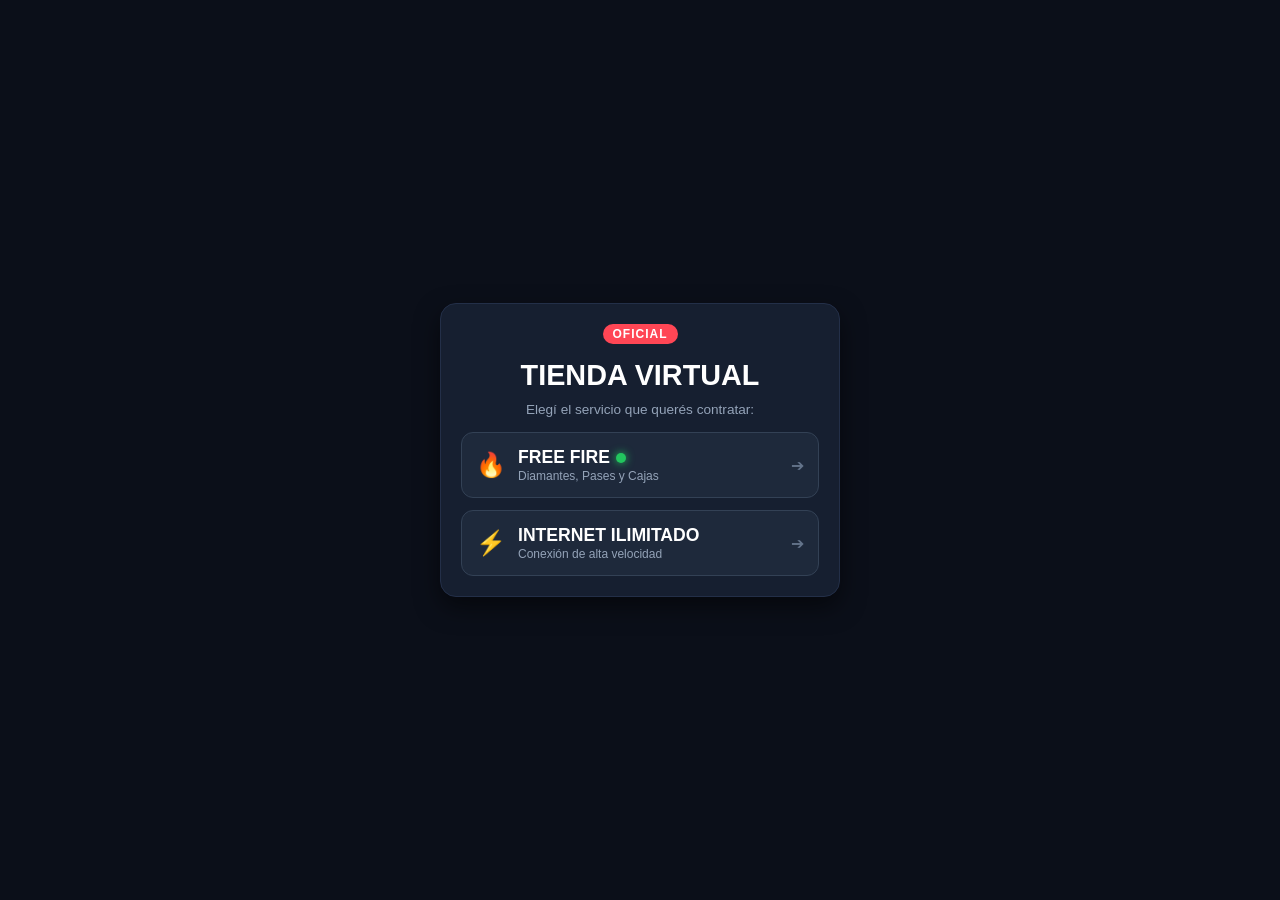
<file: index.html>
<!DOCTYPE html>
<html lang="es">
<head>
  <meta charset="UTF-8">
  <meta name="viewport" content="width=device-width, initial-scale=1.0">
  <title>Tienda Virtual - Free Fire & Internet</title>
  <link rel="stylesheet" href="style.css?v=4">
</head>
<body>

  <div class="container">
    
    <!-- MENÚ PRINCIPAL -->
    <div class="card" id="homeScreen">
      <div class="badge">OFICIAL</div>
      <h1 class="glitch-title">TIENDA VIRTUAL</h1>
      <p class="subtitle">Elegí el servicio que querés contratar:</p>
      
      <div class="menu-grid">
        <button class="menu-card" id="btnGoDiamonds">
          <div class="icon">🔥</div>
          <div class="menu-info">
            <h2>FREE FIRE <span id="statusDot" class="status-dot dot-green"></span></h2>
            <span id="statusText">Diamantes, Pases y Cajas</span>
          </div>
          <div class="arrow">➔</div>
        </button>

        <button class="menu-card" id="btnGoInternet">
          <div class="icon">⚡</div>
          <div class="menu-info">
            <h2>INTERNET ILIMITADO</h2>
            <span>Conexión de alta velocidad</span>
          </div>
          <div class="arrow">➔</div>
        </button>
      </div>
    </div>

    <!-- SECCIÓN 1: FREE FIRE -->
    <div class="card hidden" id="diamondsScreen">
      <button class="back-btn" id="btnBackFromDiamonds">⬅️ Volver al menú</button>
      
      <div class="header-section">
        <span class="icon-title">🔥</span>
        <h1>RECARGAS FREE FIRE</h1>
      </div>

      <!-- Banner si está deshabilitado -->
      <div id="disabledBanner" class="alert-banner hidden">
        🔴 Las recargas están temporalmente deshabilitadas.
      </div>
      
      <div class="form-group">
        <label for="playerId">ID DE JUGADOR</label>
        <input type="number" id="playerId" placeholder="Ej: 123456789">
      </div>

      <div class="form-group">
        <label for="productCategory">CATEGORÍA</label>
        <select id="productCategory">
          <option value="diamantes">💎 Diamantes</option>
          <option value="pases">🎟️ Pases y Suscripciones</option>
          <option value="fragmentos">🧩 Fragmentos</option>
          <option value="cajas">📦 Cajas Evolutivas</option>
        </select>
      </div>

      <div class="form-group">
        <label for="product">PRODUCTO</label>
        <select id="product">
          <!-- Se carga dinámicamente -->
        </select>
      </div>

      <div class="form-group">
        <label for="sellerSelect">ELEGIR VENDEDOR (WHATSAPP)</label>
        <select id="sellerSelect">
          <option value="5492644762825">Vendedor 1 (+54 9 264 476-2825)</option>
          <option value="5492646255995">Vendedor 2 (+54 9 264 625-5995)</option>
        </select>
      </div>

      <button class="action-btn btn-ws-ff" id="buyDiamondsBtn">
        💬 Pedir por WhatsApp
      </button>
    </div>

    <!-- SECCIÓN 2: INTERNET ILIMITADO -->
    <div class="card hidden" id="internetScreen">
      <button class="back-btn" id="btnBackFromInternet">⬅️ Volver al menú</button>
      
      <div class="header-section">
        <span class="icon-title">⚡</span>
        <h1>INTERNET ILIMITADO</h1>
      </div>

      <div class="form-group">
        <label for="clientName">NOMBRE O USUARIO</label>
        <input type="text" id="clientName" placeholder="Ingresá tu nombre completo">
      </div>

      <div class="form-group">
        <label for="internetProduct">PLAN DISPONIBLE</label>
        <select id="internetProduct">
          <option value="Internet Ilimitado - $7.000 ARS">🌐 Internet Ilimitado - $7.000 ARS</option>
        </select>
      </div>

      <div class="form-group">
        <label for="sellerSelectNet">ELEGIR VENDEDOR (WHATSAPP)</label>
        <select id="sellerSelectNet">
          <option value="5492644762825">Vendedor 1 (+54 9 264 476-2825)</option>
          <option value="5492646255995">Vendedor 2 (+54 9 264 625-5995)</option>
        </select>
      </div>

      <button class="action-btn btn-ws-net" id="buyInternetBtn">
        💬 Pedir por WhatsApp
      </button>
    </div>

  </div>

  <script src="script.js?v=4"></script>
</body>
</html>
</file>
<file: style.css>
* {
  box-sizing: border-box;
  margin: 0;
  padding: 0;
  font-family: Arial, sans-serif;
}

body {
  background-color: #0b0f19;
  color: #ffffff;
  min-height: 100vh;
  display: flex;
  justify-content: center;
  align-items: center;
  padding: 15px;
}

.container {
  width: 100%;
  max-width: 400px;
}

.card {
  background: #161f30;
  border: 1px solid #232f48;
  border-radius: 16px;
  padding: 20px;
  box-shadow: 0 10px 25px rgba(0, 0, 0, 0.5);
  display: flex;
  flex-direction: column;
  gap: 15px;
}

/* OCULTA PANTALLAS QUE NO SE DEBEN VER */
.hidden {
  display: none !important;
}

.badge {
  align-self: center;
  background: #ff4655;
  color: #fff;
  font-size: 0.75rem;
  letter-spacing: 1px;
  padding: 3px 10px;
  border-radius: 12px;
  font-weight: bold;
}

.glitch-title {
  font-size: 1.8rem;
  text-align: center;
  color: #ffffff;
}

.subtitle {
  text-align: center;
  color: #94a3b8;
  font-size: 0.85rem;
  margin-top: -5px;
}

.header-section {
  display: flex;
  align-items: center;
  gap: 8px;
  border-bottom: 1px solid #232f48;
  padding-bottom: 10px;
}

.header-section h1 {
  font-size: 1.3rem;
}

.icon-title {
  font-size: 1.4rem;
}

.menu-grid {
  display: flex;
  flex-direction: column;
  gap: 12px;
}

.menu-card {
  background: #1e293b;
  border: 1px solid #334155;
  padding: 14px;
  border-radius: 12px;
  display: flex;
  align-items: center;
  gap: 12px;
  cursor: pointer;
  text-align: left;
  width: 100%;
  color: #ffffff;
}

.menu-card .icon {
  font-size: 1.5rem;
}

.menu-info {
  flex: 1;
}

.menu-info h2 {
  font-size: 1.1rem;
  color: #fff;
  display: flex;
  align-items: center;
}

.menu-info span {
  font-size: 0.75rem;
  color: #94a3b8;
}

.arrow {
  color: #64748b;
  font-size: 1rem;
}

.form-group {
  display: flex;
  flex-direction: column;
  gap: 6px;
}

label {
  font-size: 0.8rem;
  font-weight: bold;
  color: #38bdf8;
}

input, select {
  width: 100%;
  padding: 12px;
  background: #0f172a;
  border: 1px solid #334155;
  border-radius: 8px;
  color: #fff;
  font-size: 0.95rem;
  outline: none;
}

.back-btn {
  background: #1e293b;
  color: #94a3b8;
  border: 1px solid #334155;
  padding: 8px 12px;
  border-radius: 8px;
  font-size: 0.85rem;
  align-self: flex-start;
  cursor: pointer;
  width: auto;
}

.action-btn {
  width: 100%;
  padding: 14px;
  border: none;
  border-radius: 10px;
  font-size: 1rem;
  font-weight: bold;
  text-transform: uppercase;
  cursor: pointer;
  display: flex;
  justify-content: center;
  align-items: center;
  gap: 8px;
  margin-top: 5px;
}

.btn-ws-ff {
  background: #ff4655;
  color: #fff;
}

.btn-ws-net {
  background: #22c55e;
  color: #fff;
}

/* Indicador de Estado (Círculo rojo / verde) */
.status-dot {
  display: inline-block;
  width: 10px;
  height: 10px;
  border-radius: 50%;
  margin-left: 6px;
}

.dot-green {
  background-color: #22c55e;
  box-shadow: 0 0 8px #22c55e;
}

.dot-red {
  background-color: #ef4444;
  box-shadow: 0 0 8px #ef4444;
}

.alert-banner {
  background: rgba(239, 68, 68, 0.2);
  border: 1px solid #ef4444;
  color: #fca5a5;
  padding: 10px;
  border-radius: 8px;
  font-size: 0.85rem;
  text-align: center;
}

button:disabled {
  opacity: 0.5;
  cursor: not-allowed;
}
</file>
